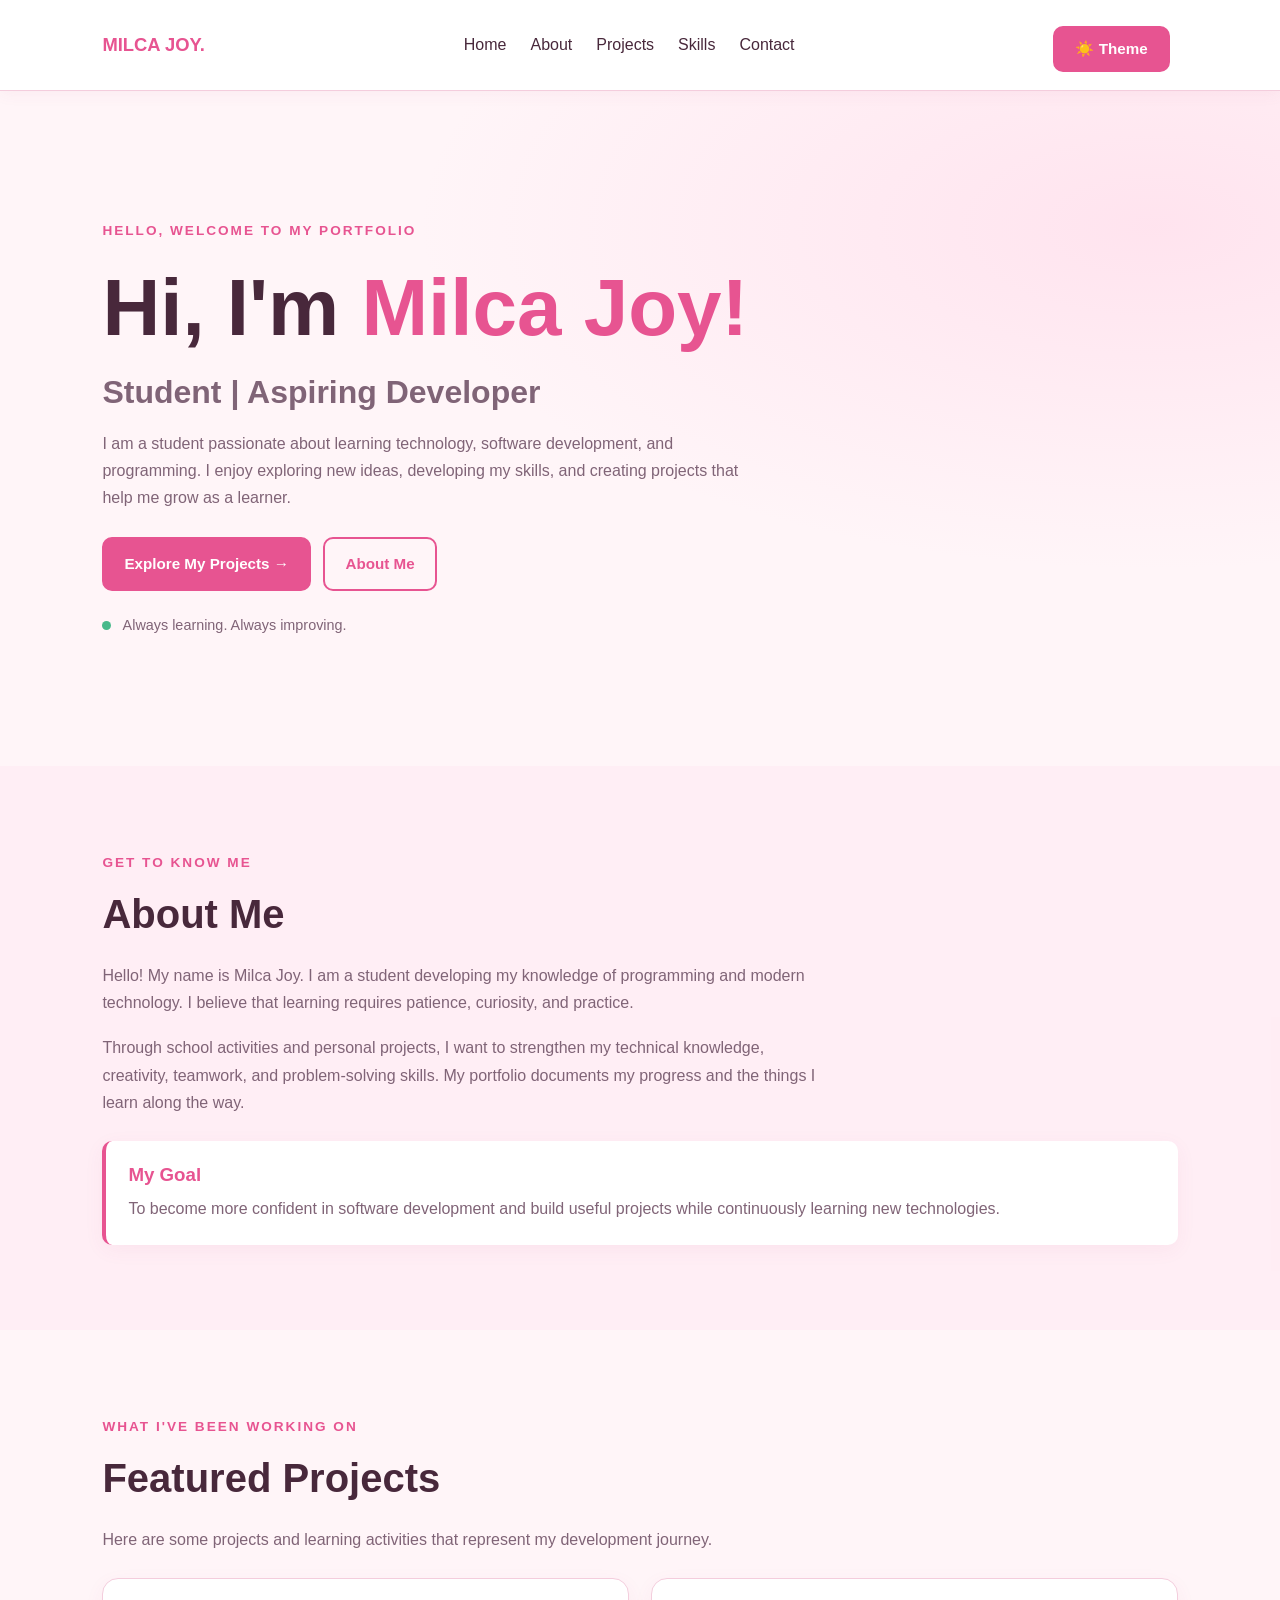
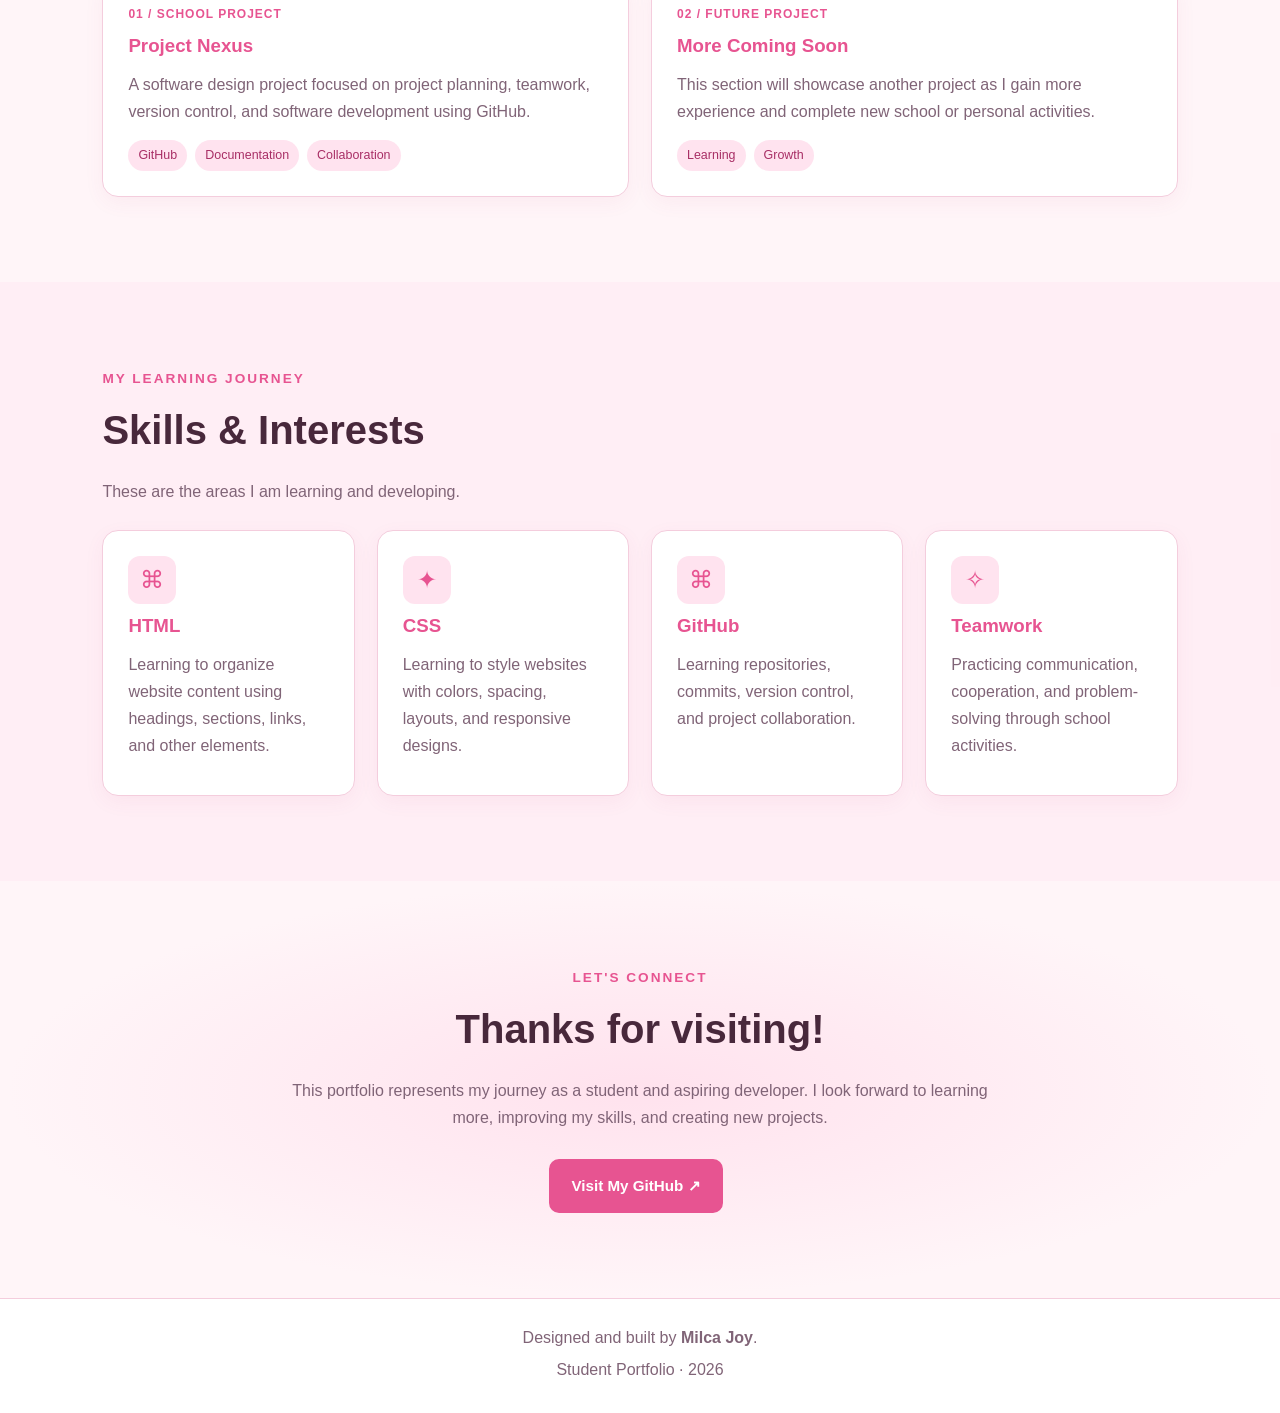
<file: index.html>
<!DOCTYPE html>
<html lang="en">
<head>
  <meta charset="UTF-8">
  <meta name="viewport" content="width=device-width, initial-scale=1.0">

  <title>Milca Joy | My Portfolio</title>
  <meta name="description"
        content="Milca Joy's student portfolio featuring projects, skills, and software development journey.">

  <!-- Connect external CSS -->
  <link rel="stylesheet" href="style.css">
</head>

<body>

  <!-- NAVIGATION -->
  <nav>
    <a class="logo" href="#home">MILCA JOY.</a>

    <button
      class="menu-toggle"
      id="menu-toggle"
      aria-expanded="false"
      aria-controls="nav-links"
      aria-label="Toggle navigation"
      type="button">
      ☰ Menu
    </button>

    <div class="nav-links" id="nav-links">
      <a href="#home">Home</a>
      <a href="#about">About</a>
      <a href="#projects">Projects</a>
      <a href="#skills">Skills</a>
      <a href="#contact">Contact</a>
    </div>

    <button class="button" id="theme-toggle" type="button">
      ☀️ Theme
    </button>
  </nav>

  <!-- HOME / HERO -->
  <section class="hero" id="home">
    <p class="tag">HELLO, WELCOME TO MY PORTFOLIO</p>

    <h1>Hi, I'm <span>Milca Joy!</span></h1>

    <h2>Student | Aspiring Developer</h2>

    <p class="muted">
      I am a student passionate about learning technology,
      software development, and programming. I enjoy
      exploring new ideas, developing my skills, and
      creating projects that help me grow as a learner.
    </p>

    <div class="hero-buttons">
      <a class="button" href="#projects">
        Explore My Projects →
      </a>

      <a class="button secondary" href="#about">
        About Me
      </a>
    </div>

    <div class="hero-note">
      <span class="status-dot"></span>
      Always learning. Always improving.
    </div>
  </section>

  <!-- ABOUT ME -->
  <section id="about">
    <p class="tag">GET TO KNOW ME</p>

    <h2>About Me</h2>

    <p class="muted">
      Hello! My name is Milca Joy. I am a student
      developing my knowledge of programming and
      modern technology. I believe that learning
      requires patience, curiosity, and practice.
    </p>

    <p class="muted">
      Through school activities and personal projects,
      I want to strengthen my technical knowledge,
      creativity, teamwork, and problem-solving skills.
      My portfolio documents my progress and the things
      I learn along the way.
    </p>

    <div class="about-highlight">
      <h3>My Goal</h3>
      <p>
        To become more confident in software development
        and build useful projects while continuously
        learning new technologies.
      </p>
    </div>
  </section>

  <!-- PROJECTS -->
  <section id="projects">
    <p class="tag">WHAT I'VE BEEN WORKING ON</p>

    <h2>Featured Projects</h2>

    <p class="muted">
      Here are some projects and learning activities
      that represent my development journey.
    </p>

    <div class="cards">

      <article class="card">
        <div class="project-number">01 / SCHOOL PROJECT</div>

        <h3>Project Nexus</h3>

        <p>
          A software design project focused on project
          planning, teamwork, version control, and
          software development using GitHub.
        </p>

        <div class="project-tags">
          <span>GitHub</span>
          <span>Documentation</span>
          <span>Collaboration</span>
        </div>
      </article>

      <article class="card">
        <div class="project-number">02 / FUTURE PROJECT</div>

        <h3>More Coming Soon</h3>

        <p>
          This section will showcase another project
          as I gain more experience and complete new
          school or personal activities.
        </p>

        <div class="project-tags">
          <span>Learning</span>
          <span>Growth</span>
        </div>
      </article>

    </div>
  </section>

  <!-- SKILLS -->
  <section id="skills">
    <p class="tag">MY LEARNING JOURNEY</p>

    <h2>Skills & Interests</h2>

    <p class="muted">
      These are the areas I am learning and developing.
    </p>

    <div class="cards">

      <article class="card">
        <div class="skill-icon">⌘</div>
        <h3>HTML</h3>
        <p>
          Learning to organize website content using
          headings, sections, links, and other elements.
        </p>
      </article>

      <article class="card">
        <div class="skill-icon">✦</div>
        <h3>CSS</h3>
        <p>
          Learning to style websites with colors,
          spacing, layouts, and responsive designs.
        </p>
      </article>

      <article class="card">
        <div class="skill-icon">⌘</div>
        <h3>GitHub</h3>
        <p>
          Learning repositories, commits, version
          control, and project collaboration.
        </p>
      </article>

      <article class="card">
        <div class="skill-icon">✧</div>
        <h3>Teamwork</h3>
        <p>
          Practicing communication, cooperation,
          and problem-solving through school activities.
        </p>
      </article>

    </div>
  </section>

  <!-- CONTACT -->
  <section id="contact">
    <p class="tag">LET'S CONNECT</p>

    <h2>Thanks for visiting!</h2>

    <p class="muted">
      This portfolio represents my journey as a student
      and aspiring developer. I look forward to learning
      more, improving my skills, and creating new projects.
    </p>

    <a
      class="button"
      href="https://github.com/Beruniomj"
      target="_blank"
      rel="noopener noreferrer">
      Visit My GitHub ↗
    </a>
  </section>

  <!-- FOOTER -->
  <footer>
    <p>
      Designed and built by <strong>Milca Joy</strong>.
    </p>

    <p>
      Student Portfolio ·
      <span id="current-year">2026</span>
    </p>
  </footer>

  <!-- Connect JavaScript -->
  <script src="script.js"></script>

</body>
</html>
</file>
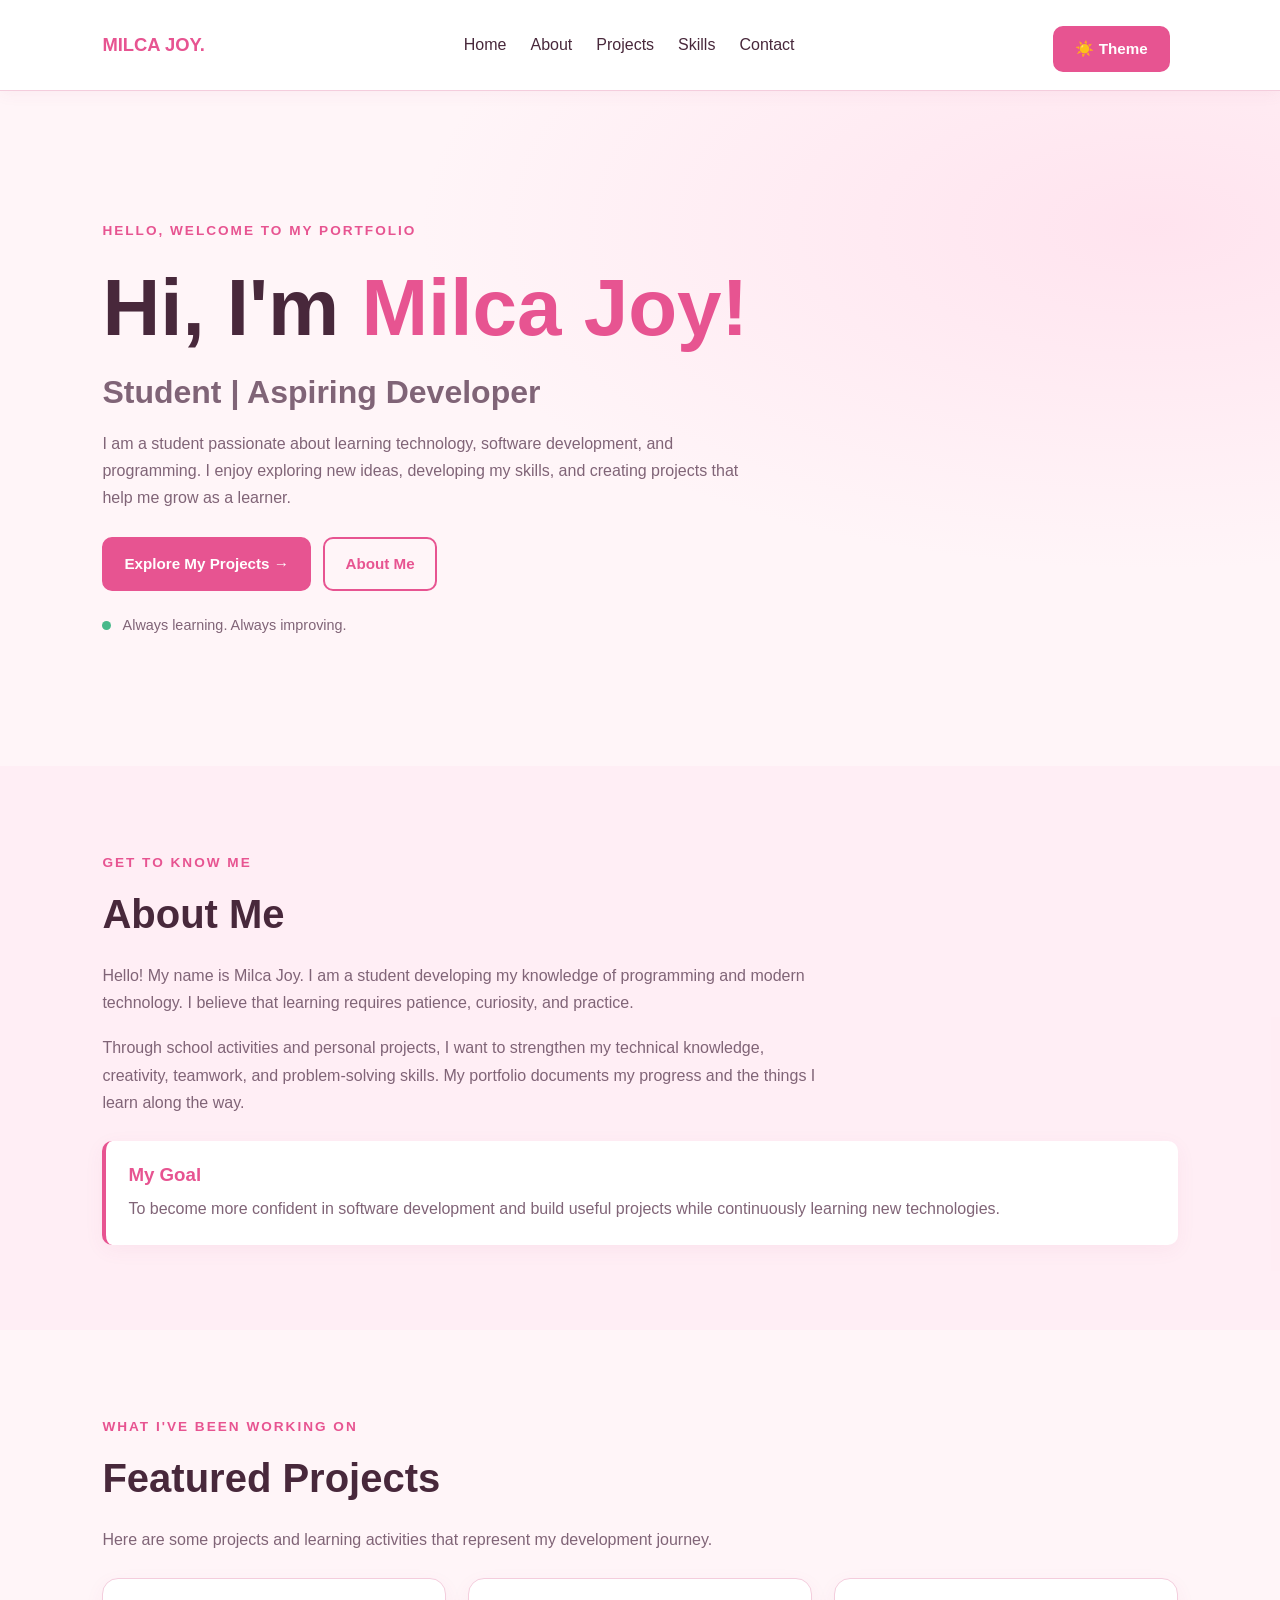
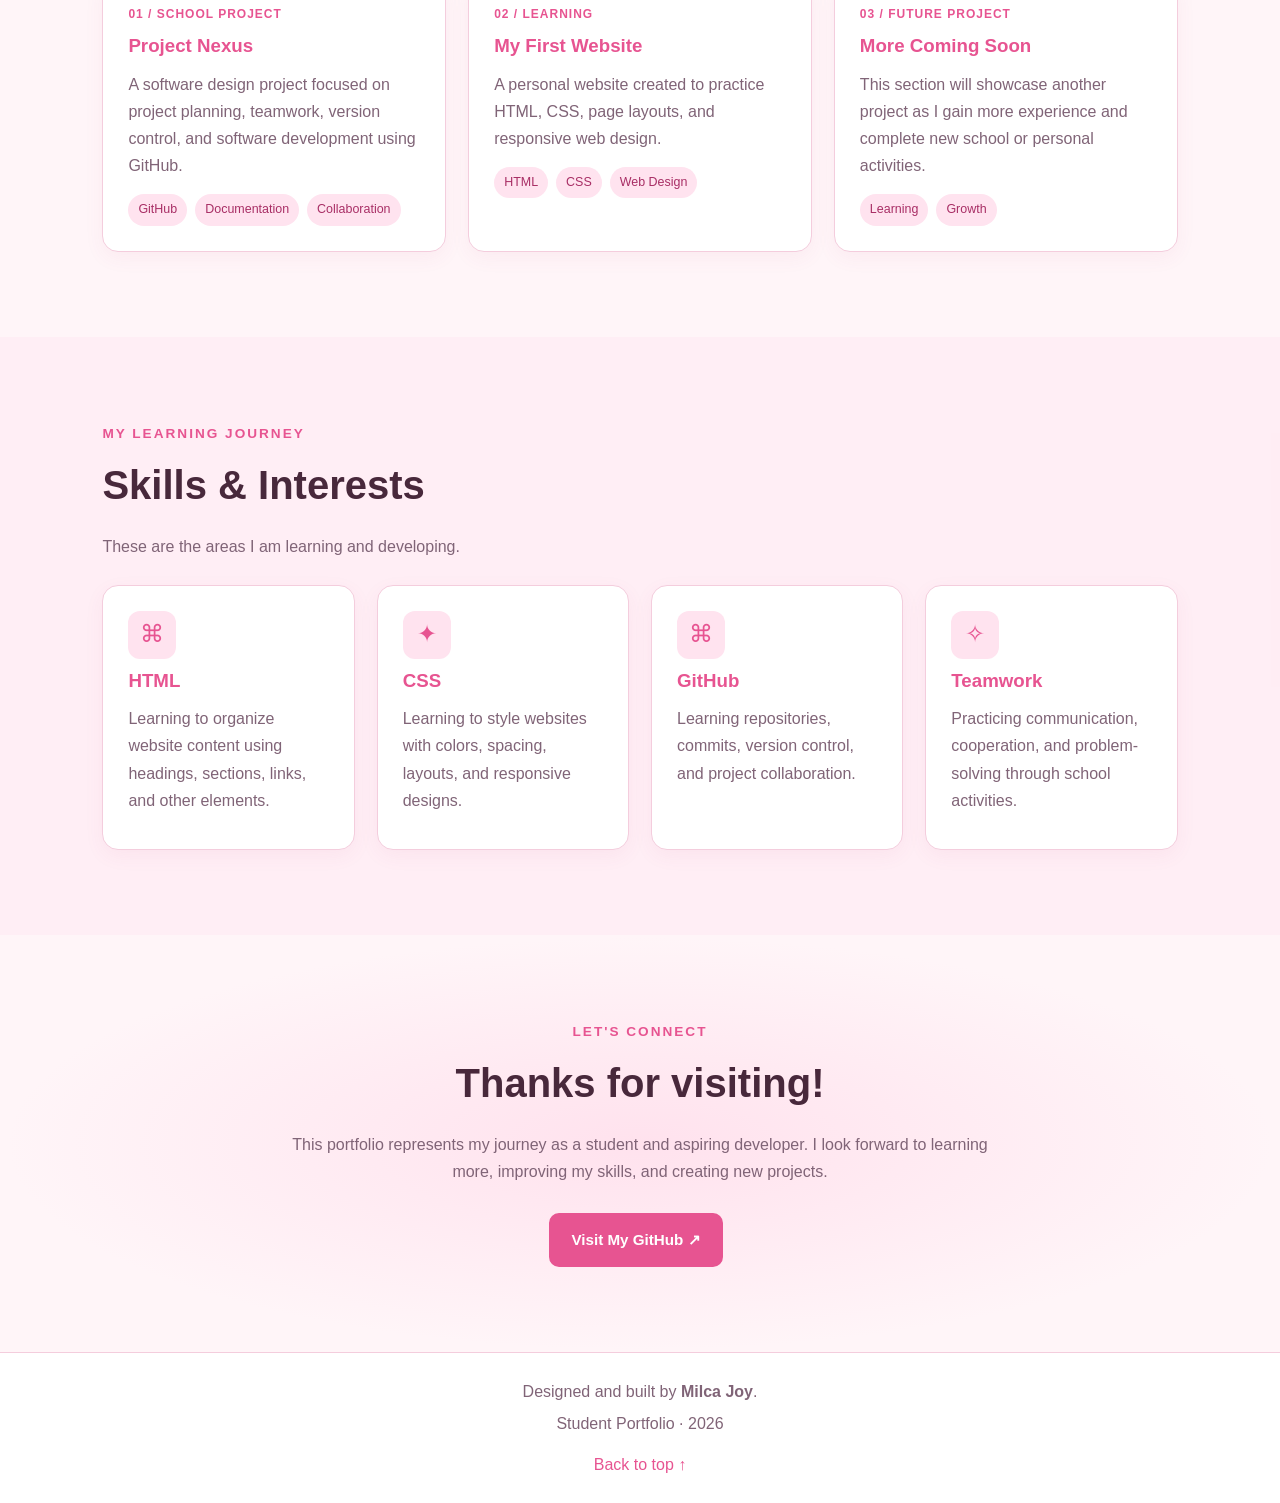
<file: inndex.html>
<!DOCTYPE html>
<html lang="en">
<head>
  <meta charset="UTF-8">
  <meta name="viewport" content="width=device-width, initial-scale=1.0">

  <title>Milca Joy | My Portfolio</title>
  <meta name="description"
        content="Milca Joy's student portfolio featuring projects, skills, and software development journey.">

  <!-- Connect external CSS -->
  <link rel="stylesheet" href="style.css">
</head>

<body>

  <!-- NAVIGATION -->
  <nav>
    <a class="logo" href="#home">MILCA JOY.</a>

    <button
      class="menu-toggle"
      id="menu-toggle"
      aria-expanded="false"
      aria-controls="nav-links"
      aria-label="Toggle navigation"
      type="button">
      ☰ Menu
    </button>

    <div class="nav-links" id="nav-links">
      <a href="#home">Home</a>
      <a href="#about">About</a>
      <a href="#projects">Projects</a>
      <a href="#skills">Skills</a>
      <a href="#contact">Contact</a>
    </div>

    <button class="button" id="theme-toggle" type="button">
      ☀️ Theme
    </button>
  </nav>

  <!-- HOME / HERO -->
  <section class="hero" id="home">
    <p class="tag">HELLO, WELCOME TO MY PORTFOLIO</p>

    <h1>Hi, I'm <span>Milca Joy!</span></h1>

    <h2>Student | Aspiring Developer</h2>

    <p class="muted">
      I am a student passionate about learning technology,
      software development, and programming. I enjoy
      exploring new ideas, developing my skills, and
      creating projects that help me grow as a learner.
    </p>

    <div class="hero-buttons">
      <a class="button" href="#projects">
        Explore My Projects →
      </a>

      <a class="button secondary" href="#about">
        About Me
      </a>
    </div>

    <div class="hero-note">
      <span class="status-dot"></span>
      Always learning. Always improving.
    </div>
  </section>

  <!-- ABOUT ME -->
  <section id="about">
    <p class="tag">GET TO KNOW ME</p>

    <h2>About Me</h2>

    <p class="muted">
      Hello! My name is Milca Joy. I am a student
      developing my knowledge of programming and
      modern technology. I believe that learning
      requires patience, curiosity, and practice.
    </p>

    <p class="muted">
      Through school activities and personal projects,
      I want to strengthen my technical knowledge,
      creativity, teamwork, and problem-solving skills.
      My portfolio documents my progress and the things
      I learn along the way.
    </p>

    <div class="about-highlight">
      <h3>My Goal</h3>
      <p>
        To become more confident in software development
        and build useful projects while continuously
        learning new technologies.
      </p>
    </div>
  </section>

  <!-- PROJECTS -->
  <section id="projects">
    <p class="tag">WHAT I'VE BEEN WORKING ON</p>

    <h2>Featured Projects</h2>

    <p class="muted">
      Here are some projects and learning activities
      that represent my development journey.
    </p>

    <div class="cards">

      <article class="card">
        <div class="project-number">01 / SCHOOL PROJECT</div>

        <h3>Project Nexus</h3>

        <p>
          A software design project focused on project
          planning, teamwork, version control, and
          software development using GitHub.
        </p>

        <div class="project-tags">
          <span>GitHub</span>
          <span>Documentation</span>
          <span>Collaboration</span>
        </div>
      </article>

      <article class="card">
        <div class="project-number">02 / LEARNING</div>

        <h3>My First Website</h3>

        <p>
          A personal website created to practice HTML,
          CSS, page layouts, and responsive web design.
        </p>

        <div class="project-tags">
          <span>HTML</span>
          <span>CSS</span>
          <span>Web Design</span>
        </div>
      </article>

      <article class="card">
        <div class="project-number">03 / FUTURE PROJECT</div>

        <h3>More Coming Soon</h3>

        <p>
          This section will showcase another project
          as I gain more experience and complete new
          school or personal activities.
        </p>

        <div class="project-tags">
          <span>Learning</span>
          <span>Growth</span>
        </div>
      </article>

    </div>
  </section>

  <!-- SKILLS -->
  <section id="skills">
    <p class="tag">MY LEARNING JOURNEY</p>

    <h2>Skills & Interests</h2>

    <p class="muted">
      These are the areas I am learning and developing.
    </p>

    <div class="cards">

      <article class="card">
        <div class="skill-icon">⌘</div>
        <h3>HTML</h3>
        <p>
          Learning to organize website content using
          headings, sections, links, and other elements.
        </p>
      </article>

      <article class="card">
        <div class="skill-icon">✦</div>
        <h3>CSS</h3>
        <p>
          Learning to style websites with colors,
          spacing, layouts, and responsive designs.
        </p>
      </article>

      <article class="card">
        <div class="skill-icon">⌘</div>
        <h3>GitHub</h3>
        <p>
          Learning repositories, commits, version
          control, and project collaboration.
        </p>
      </article>

      <article class="card">
        <div class="skill-icon">✧</div>
        <h3>Teamwork</h3>
        <p>
          Practicing communication, cooperation,
          and problem-solving through school activities.
        </p>
      </article>

    </div>
  </section>

  <!-- CONTACT -->
  <section id="contact">
    <p class="tag">LET'S CONNECT</p>

    <h2>Thanks for visiting!</h2>

    <p class="muted">
      This portfolio represents my journey as a student
      and aspiring developer. I look forward to learning
      more, improving my skills, and creating new projects.
    </p>

    <a
      class="button"
      href="https://github.com/Beruniomj"
      target="_blank"
      rel="noopener noreferrer">
      Visit My GitHub ↗
    </a>
  </section>

  <!-- FOOTER -->
  <footer>
    <p>
      Designed and built by <strong>Milca Joy</strong>.
    </p>

    <p>
      Student Portfolio ·
      <span id="current-year">2026</span>
    </p>

    <a href="#home">Back to top ↑</a>
  </footer>

  <!-- Connect JavaScript -->
  <script src="script.js"></script>

</body>
</html>
</file>
<file: style.css>
/* ===== PINK AND WHITE PORTFOLIO ===== */
* {
  margin: 0;
  padding: 0;
  box-sizing: border-box;
  scroll-behavior: smooth;
}

:root {
  --bg: #fff5f8;
  --surface: #ffffff;
  --text: #48283b;
  --muted: #806477;
  --accent: #e75491;
  --border: #f4cddd;
  --soft-pink: #ffe3ef;
}

body {
  font-family: Arial, sans-serif;
  background: var(--bg);
  color: var(--text);
  line-height: 1.7;
  transition: background 0.3s, color 0.3s;
}

a {
  color: inherit;
  text-decoration: none;
}

.container {
  width: min(1100px, 90%);
  margin: auto;
}

section {
  padding: 85px 8%;
  scroll-margin-top: 80px;
}

h1, h2, h3 {
  line-height: 1.3;
}

h2 {
  font-size: clamp(1.8rem, 4vw, 2.5rem);
  margin-bottom: 22px;
}

p {
  color: var(--muted);
}

/* ===== NAVIGATION ===== */
nav {
  position: sticky;
  top: 0;
  z-index: 1000;
  display: flex;
  justify-content: space-between;
  align-items: center;
  gap: 20px;
  padding: 18px 8%;
  background: var(--surface);
  border-bottom: 1px solid var(--border);
  box-shadow: 0 3px 15px rgba(190, 70, 120, 0.06);
}

.logo {
  color: var(--accent);
  font-size: 1.15rem;
  font-weight: bold;
}

.nav-links {
  display: flex;
  align-items: center;
  gap: 24px;
}

.nav-links a {
  transition: color 0.2s;
}

.nav-links a:hover {
  color: var(--accent);
}

.menu-toggle {
  display: none;
  border: 1px solid var(--border);
  background: var(--surface);
  color: var(--text);
  padding: 8px 12px;
  border-radius: 8px;
  cursor: pointer;
}

/* ===== HOME / HERO ===== */
.hero {
  min-height: 75vh;
  display: flex;
  flex-direction: column;
  justify-content: center;
  align-items: flex-start;
  background:
    radial-gradient(
      ellipse at 90% 20%,
      rgba(255, 190, 218, 0.32),
      transparent 45%
    );
}

.hero h1 {
  font-size: clamp(2.8rem, 7vw, 5rem);
  margin-bottom: 12px;
  color: var(--text);
}

.hero h1 span {
  color: var(--accent);
}

.hero h2 {
  color: var(--muted);
  font-size: clamp(1.3rem, 3vw, 2rem);
  margin-bottom: 16px;
}

.tag {
  color: var(--accent);
  letter-spacing: 2px;
  font-size: 0.85rem;
  font-weight: bold;
  margin-bottom: 14px;
}

.hero .muted {
  max-width: 650px;
}

.muted {
  max-width: 720px;
  margin-bottom: 18px;
}

/* ===== HERO NOTE ===== */
.hero-note {
  margin-top: 22px;
  color: var(--muted);
  font-size: 0.9rem;
}

.status-dot {
  display: inline-block;
  width: 9px;
  height: 9px;
  background: #48b98b;
  border-radius: 50%;
  margin-right: 8px;
}

/* ===== BUTTONS ===== */
.button {
  display: inline-block;
  background: var(--accent);
  color: #ffffff;
  padding: 12px 20px;
  border: 2px solid var(--accent);
  border-radius: 10px;
  font-weight: bold;
  margin: 8px 8px 0 0;
  cursor: pointer;
  font-family: inherit;
  font-size: 0.95rem;
  transition: transform 0.2s, background 0.2s;
}

.button:hover {
  transform: translateY(-3px);
  background: #cf3678;
  border-color: #cf3678;
  color: #ffffff;
}

.button.secondary {
  background: transparent;
  color: var(--accent);
}

.button.secondary:hover {
  background: var(--soft-pink);
  color: var(--accent);
  border-color: var(--accent);
}

/* ===== ABOUT ME ===== */
#about, #skills {
  background: rgba(255, 220, 235, 0.32);
}

.about-highlight {
  margin-top: 25px;
  padding: 22px;
  background: var(--surface);
  border-left: 4px solid var(--accent);
  border-radius: 10px;
  box-shadow: 0 5px 20px rgba(190, 70, 120, 0.06);
}

.about-highlight h3 {
  color: var(--accent);
  margin-bottom: 8px;
}

/* ===== PROJECTS AND SKILLS ===== */
.cards {
  display: grid;
  grid-template-columns: repeat(
    auto-fit,
    minmax(230px, 1fr)
  );
  gap: 22px;
  margin-top: 25px;
}

.card {
  padding: 25px;
  background: var(--surface);
  border: 1px solid var(--border);
  border-radius: 16px;
  box-shadow: 0 6px 20px rgba(190, 70, 120, 0.06);
  transition: transform 0.25s, box-shadow 0.25s;
}

.card:hover {
  transform: translateY(-6px);
  box-shadow: 0 12px 28px rgba(190, 70, 120, 0.13);
}

.card h3 {
  color: var(--accent);
  margin: 10px 0 12px;
}

.card p {
  margin-bottom: 10px;
}

.project-number {
  color: var(--accent);
  font-size: 0.75rem;
  font-weight: bold;
  letter-spacing: 1px;
}

.project-tags {
  display: flex;
  flex-wrap: wrap;
  gap: 8px;
  margin-top: 15px;
}

.project-tags span {
  padding: 5px 10px;
  background: var(--soft-pink);
  color: #a82e65;
  border-radius: 20px;
  font-size: 0.78rem;
}

.skill-icon {
  display: grid;
  place-items: center;
  width: 48px;
  height: 48px;
  background: var(--soft-pink);
  color: var(--accent);
  border-radius: 12px;
  font-size: 1.5rem;
}

/* ===== CONTACT ===== */
#contact {
  text-align: center;
  background:
    radial-gradient(
      ellipse at center,
      rgba(255, 190, 218, 0.35),
      transparent 70%
    );
}

#contact .muted {
  margin: 0 auto 20px;
}

/* ===== SCROLL ANIMATIONS ===== */
.reveal {
  opacity: 0;
  transform: translateY(20px);
  transition: opacity 0.7s ease, transform 0.7s ease;
}

.reveal.visible {
  opacity: 1;
  transform: translateY(0);
}

/* ===== DARK THEME TOGGLE ===== */
body.light-theme {
  --bg: #21151e;
  --surface: #30202c;
  --text: #fff0f6;
  --muted: #dfbfd0;
  --accent: #ff91bf;
  --border: #553449;
  --soft-pink: #4b2b40;
}

body.light-theme #about,
body.light-theme #skills {
  background: rgba(255, 145, 191, 0.06);
}

body.light-theme .button {
  color: #21151e;
}

body.light-theme .button.secondary {
  color: var(--accent);
  background: transparent;
}

body.light-theme .button.secondary:hover {
  background: var(--soft-pink);
}

body.light-theme .project-tags span {
  color: #ffd5e8;
}

body.light-theme .hero {
  background:
    radial-gradient(
      ellipse at 90% 20%,
      rgba(255, 145, 191, 0.12),
      transparent 45%
    );
}

body.light-theme #contact {
  background:
    radial-gradient(
      ellipse at center,
      rgba(255, 145, 191, 0.1),
      transparent 70%
    );
}

/* ===== FOOTER ===== */
footer {
  padding: 25px 8%;
  text-align: center;
  background: var(--surface);
  border-top: 1px solid var(--border);
}

footer p {
  margin-bottom: 5px;
}

footer a {
  display: inline-block;
  margin-top: 8px;
  color: var(--accent);
}

footer a:hover {
  text-decoration: underline;
}

/* ===== MOBILE RESPONSIVENESS ===== */
@media (max-width: 700px) {
  nav {
    flex-wrap: wrap;
  }

  .menu-toggle {
    display: inline-block;
  }

  .nav-links {
    display: none;
    flex-direction: column;
    align-items: flex-start;
    width: 100%;
    gap: 15px;
    padding: 15px 0;
  }

  .nav-links.open {
    display: flex;
  }

  nav > .button {
    margin-left: auto;
  }

  section {
    padding: 60px 6%;
  }

  .hero {
    min-height: 65vh;
  }

  .cards {
    grid-template-columns: 1fr;
  }

  .hero-buttons .button {
    margin-bottom: 8px;
  }
}

/* ===== ACCESSIBILITY ===== */
@media (prefers-reduced-motion: reduce) {
  *, *::before, *::after {
    scroll-behavior: auto !important;
    animation: none !important;
    transition: none !important;
  }

  .reveal {
    opacity: 1;
    transform: none;
  }
}
</file>
